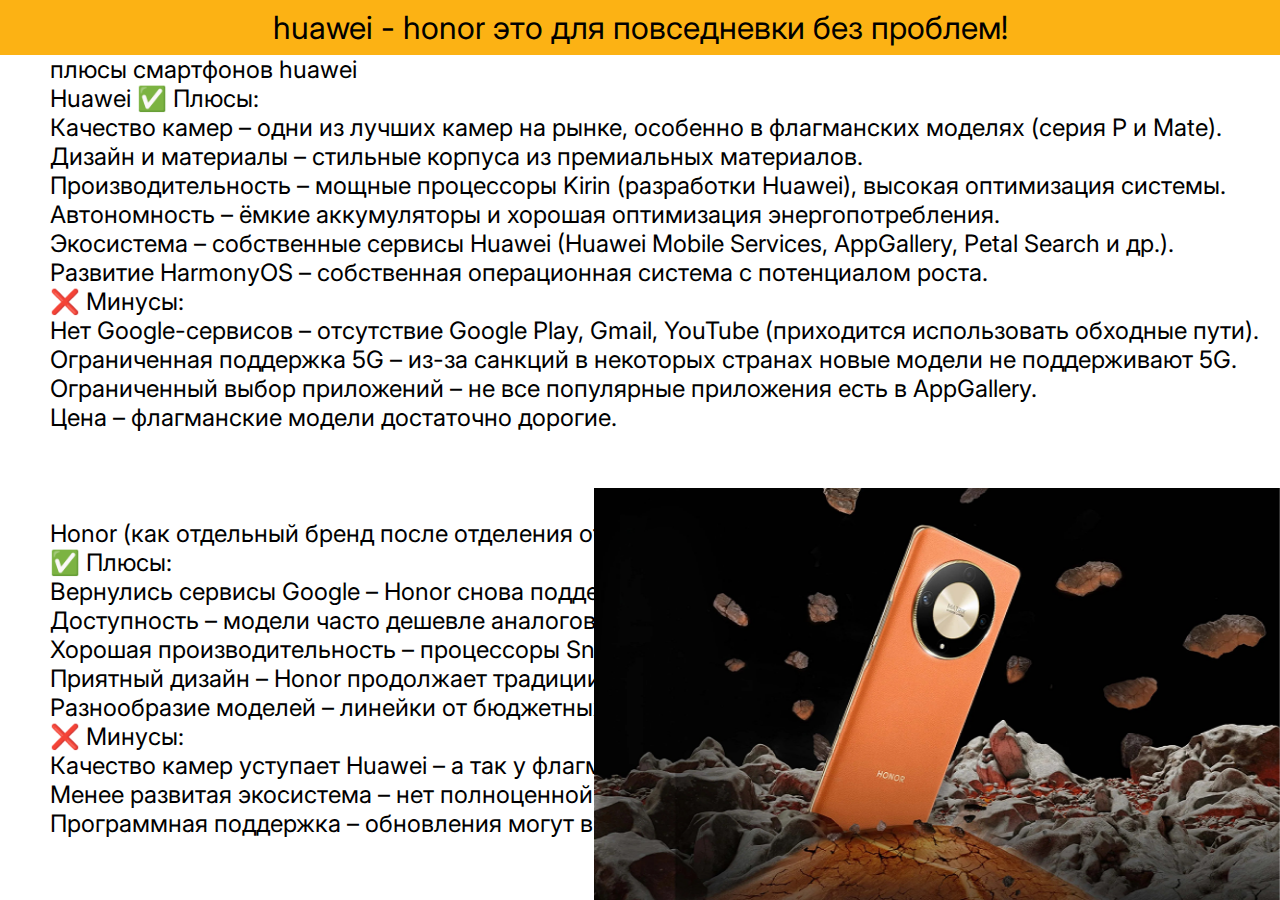
<file: huawei.html>
<!DOCTYPE html>
<html lang="ru">
<head>
    <meta charset="UTF-8">
    <meta name="viewport" content="width=device-width, initial-scale=1.0">
    <link href="https://fonts.googleapis.com/css?family=Inter:100,200,300,regular,500,600,700,800,900,100italic,200italic,300italic,italic,500italic,600italic,700italic,800italic,900italic" rel="stylesheet" />
    <title>huawei</title>
    <style>
        *{
            padding: 0;
            margin: 0;
            font-family: 'Inter', sans-serif;
        }
        .header{
            text-align: center;
            background-color: rgb(252, 178, 20);
            padding: 8px 0;
            font-size: 32px;
        }
        .information{
            text-align: left;
            font-size: 24px;
            margin-left: 50px;
            
            
        }
        .from-me{
            font-size: 32px;
            margin-top: 50px;
            margin-left: 50px;
            left: 1304px;
            top: 117px;
        }
        .image{
            position: fixed;
            bottom: 0;
            right: 0;
            width: 686px;
            height: 412px;
            margin-left: 2000px;
        }
        .reaction{
            position: absolute;
            left: 1300px; 
            top: 100px;  
            font-weight: 385;
            width: 500px;
            z-index: -1;


        }
    </style>
</head>
<body>
    <header class="header">
        huawei - honor это для повседневки без проблем!
    </header>
    <p class="information">плюсы смартфонов huawei<br>
        Huawei
✅ Плюсы:<br>
Качество камер – одни из лучших камер на рынке, особенно в флагманских моделях (серия P и Mate).<br>
Дизайн и материалы – стильные корпуса из премиальных материалов.<br>
Производительность – мощные процессоры Kirin (разработки Huawei), высокая оптимизация системы.<br>
Автономность – ёмкие аккумуляторы и хорошая оптимизация энергопотребления.<br>
Экосистема – собственные сервисы Huawei (Huawei Mobile Services, AppGallery, Petal Search и др.).<br>
Развитие HarmonyOS – собственная операционная система с потенциалом роста.<br>
❌ Минусы:<br>
Нет Google-сервисов – отсутствие Google Play, Gmail, YouTube (приходится использовать обходные пути).<br>
Ограниченная поддержка 5G – из-за санкций в некоторых странах новые модели не поддерживают 5G.<br>
Ограниченный выбор приложений – не все популярные приложения есть в AppGallery.<br>
Цена – флагманские модели достаточно дорогие.<br>
</p>
        <p class="information"><br><br><br>Honor (как отдельный бренд после отделения от Huawei)<br>
            ✅ Плюсы:<br>
            Вернулись сервисы Google – Honor снова поддерживает Google Play и тд.<br>
            Доступность – модели часто дешевле аналогов Huawei с похожими характеристиками.<br>
            Хорошая производительность – процессоры Snapdragon, и Mediatek в бюджетках<br>
            Приятный дизайн – Honor продолжает традиции Huawei, предлагая стильные корпуса.<br>
            Разнообразие моделей – линейки от бюджетных до флагманских <br>
            ❌ Минусы:<br>
            Качество камер уступает Huawei –  а так у флагманов хорошая оптика<br>
            Менее развитая экосистема – нет полноценной альтернативы Huawei Mobile Services.<br>
            Программная поддержка – обновления могут выходить реже<br>
        </p>
        <p class="from-me">

        </p>
    <img class="image" src="images/cm00pt1m4v40qhefshcg 1 (1).png" alt="аппарат">
    <img class="reaction" src="images/9cc1f35205d789ac6e1a7e5785e81b68 1.png" alt="ff">

</body>
</html>
</file>
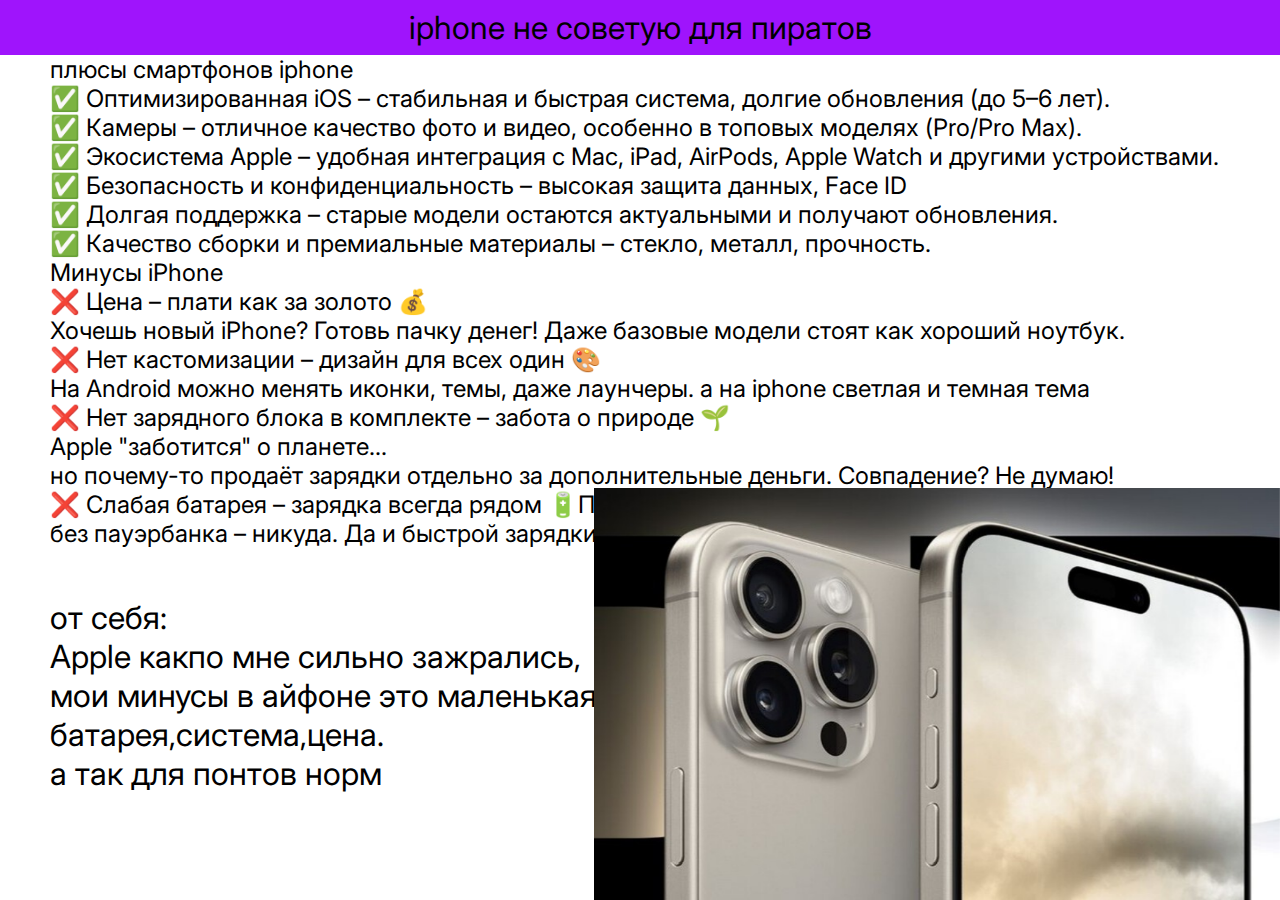
<file: iphone.html>
<!DOCTYPE html>
<html lang="ru">
<head>
    <meta charset="UTF-8">
    <meta name="viewport" content="width=device-width, initial-scale=1.0">
    <link href="https://fonts.googleapis.com/css?family=Inter:100,200,300,regular,500,600,700,800,900,100italic,200italic,300italic,italic,500italic,600italic,700italic,800italic,900italic" rel="stylesheet" />
    <title>сифончик</title>
    <style>
        *{
            padding: 0;
            margin: 0;
            font-family: 'Inter', sans-serif;
        }
        .header{
            text-align: center;
            background-color: rgb(159, 20, 252);
            padding: 8px 0;
            font-size: 32px;
        }
        .information{
            text-align: left;
            font-size: 24px;
            margin-left: 50px;
            
            
        }
        .from-me{
            font-size: 32px;
            margin-top: 50px;
            margin-left: 50px;
        }
        .image{
            position: fixed;
            bottom: 0;
            right: 0;
            width: 686px;
            height: 412px;
            margin-left: 2000px;
        }
        .reaction{
            position: absolute;
            left: 1300px; 
            top: 100px;  
            font-weight: 385;
            width: 500px;
            z-index: -1;


        }
    </style>
</head>
<body>
    <header class="header">
        iphone не советую для пиратов
    </header>
    <p class="information">плюсы смартфонов iphone<br>
    ✅ Оптимизированная iOS – стабильная и быстрая система, долгие обновления (до 5–6 лет).<br>
    ✅ Камеры – отличное качество фото и видео, особенно в топовых моделях (Pro/Pro Max).<br>
    ✅ Экосистема Apple – удобная интеграция с Mac, iPad, AirPods, Apple Watch и другими устройствами.<br>
    ✅ Безопасность и конфиденциальность – высокая защита данных, Face ID<br>
    ✅ Долгая поддержка – старые модели остаются актуальными и получают обновления. <br>
    ✅ Качество сборки и премиальные материалы – стекло, металл, прочность.<br>
    Минусы iPhone<br>
    ❌ Цена – плати как за золото 💰<br> Хочешь новый iPhone? Готовь пачку денег! Даже базовые модели стоят как хороший ноутбук.<br>
    ❌ Нет кастомизации – дизайн для всех один 🎨<br> На Android можно менять иконки, темы, даже лаунчеры. а на iphone светлая и темная тема<br>
    ❌ Нет зарядного блока в комплекте – забота о природе 🌱<br> Apple "заботится" о планете...<br>
    но почему-то продаёт зарядки отдельно за дополнительные деньги. Совпадение? Не думаю!<br>
    ❌ Слабая батарея – зарядка всегда рядом 🔋Пользователи iPhone знают: <br>
    без пауэрбанка – никуда. Да и быстрой зарядки нормальной нет, в отличие от Android-флагманов.</p>
        <p class="from-me">
            от себя: <br> 
            Apple какпо мне сильно зажрались,<br>
            мои минусы в айфоне это маленькая<br>
            батарея,система,цена.<br>
            а так для понтов норм<br>

        </p>
    <img class="image" src="images/840_560.jpeg" alt="аппарат">
    <img class="reaction" src="images/fdc91652cc7146db0dc87853b54f6435 1.png" alt="ff">

</body>
</html>
</file>
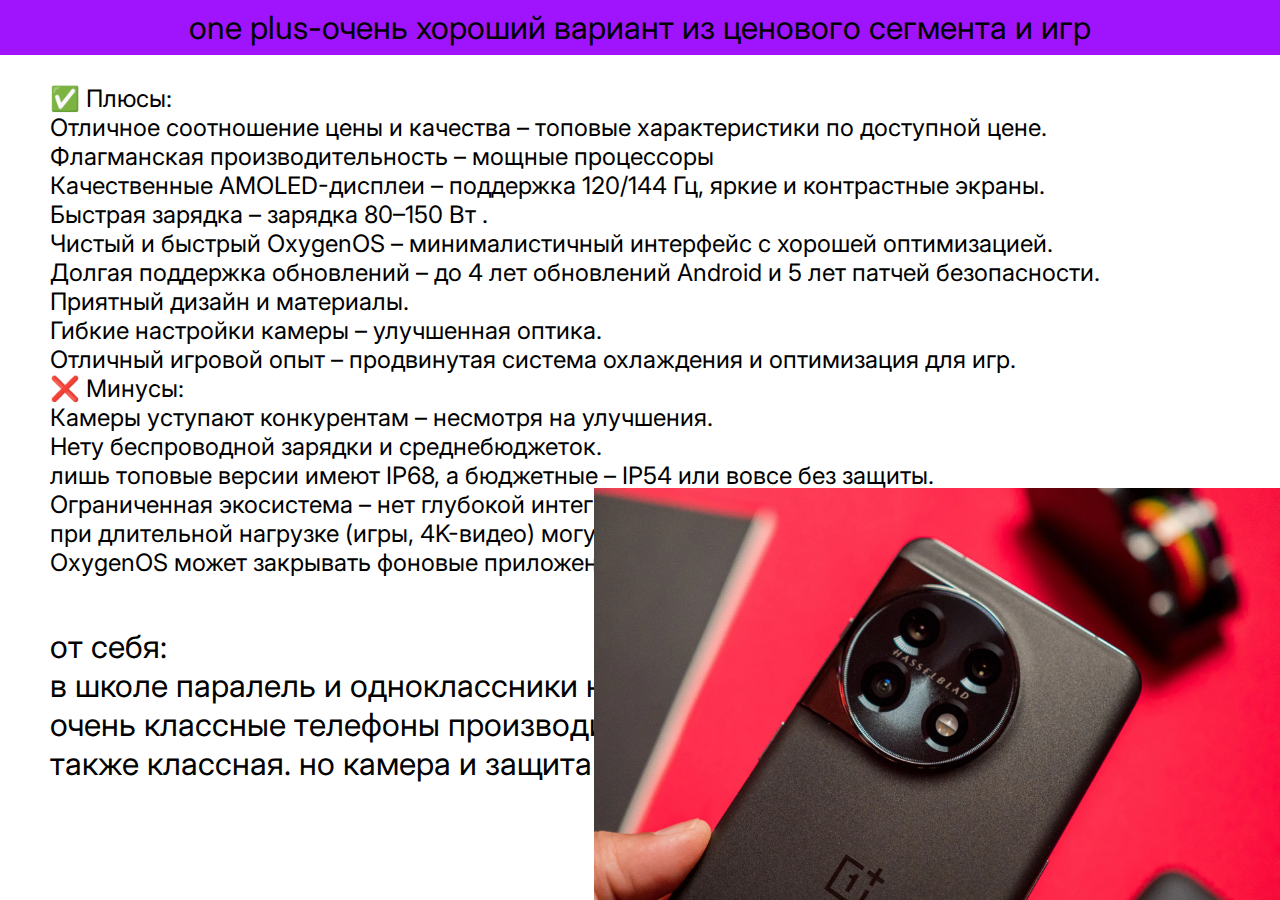
<file: oneplus.html>
<!DOCTYPE html>
<html lang="ru">
<head>
    <meta charset="UTF-8">
    <meta name="viewport" content="width=device-width, initial-scale=1.0">
    <link href="https://fonts.googleapis.com/css?family=Inter:100,200,300,regular,500,600,700,800,900,100italic,200italic,300italic,italic,500italic,600italic,700italic,800italic,900italic" rel="stylesheet" />
    <title>oneplusss</title>
    <style>
        *{
            padding: 0;
            margin: 0;
            font-family: 'Inter', sans-serif;
        }
        .header{
            text-align: center;
            background-color: rgb(159, 20, 252);
            padding: 8px 0;
            font-size: 32px;
        }
        .information{
            text-align: left;
            font-size: 24px;
            margin-left: 50px;
            
            
        }
        .from-me{
            font-size: 32px;
            margin-top: 50px;
            margin-left: 50px;
        }
        .image{
            position: fixed;
            bottom: 0;
            right: 0;
            width: 686px;
            height: 412px;
            margin-left: 2000px;
        }
        .reaction{
            position: absolute;
            left: 1300px; 
            top: 100px;  
            font-weight: 500px;
            width: 500px;
            weight: 500px;
            height: 500px;
            z-index: -1;


        }
    </style>
</head>
<body>
    <header class="header">
        one plus-очень хороший вариант из ценового сегмента и игр
    </header>
    <p class="information"><br>
        ✅ Плюсы:<br>
        Отличное соотношение цены и качества – топовые характеристики по доступной цене.<br>
        Флагманская производительность – мощные процессоры <br>
        Качественные AMOLED-дисплеи – поддержка 120/144 Гц, яркие и контрастные экраны.<br>
        Быстрая зарядка – зарядка 80–150 Вт .<br>
        Чистый и быстрый OxygenOS – минималистичный интерфейс с хорошей оптимизацией.<br>
        Долгая поддержка обновлений – до 4 лет обновлений Android и 5 лет патчей безопасности.<br>
        Приятный дизайн и материалы.<br>
        Гибкие настройки камеры – улучшенная оптика.<br>
        Отличный игровой опыт – продвинутая система охлаждения и оптимизация для игр.<br>
        ❌ Минусы:<br>
        Камеры уступают конкурентам – несмотря на улучшения.<br>
        Нету беспроводной зарядки и среднебюджеток.<br>
        лишь топовые версии имеют IP68, а бюджетные – IP54 или вовсе без защиты.<br>
        Ограниченная экосистема – нет глубокой интеграции с другими устройствами.<br>
        при длительной нагрузке (игры, 4K-видео) могут греться.(не все)<br>
        OxygenOS может закрывать фоновые приложения ради энергосбережения.<br>
        </p>
        <p class="from-me">
            от себя: <br> 
в школе паралель и одноклассники носят oneplus-<br> очень классные телефоны
производительность и батарея
<br> также классная.
но камера и защита от воды не впечатляет.

        </p>
    <img class="image" src="images/i (1).webp" alt="аппарат">
    <img class="reaction" src="images/maxresdefault 1.png" alt="ff">

</body>
</html>
</file>
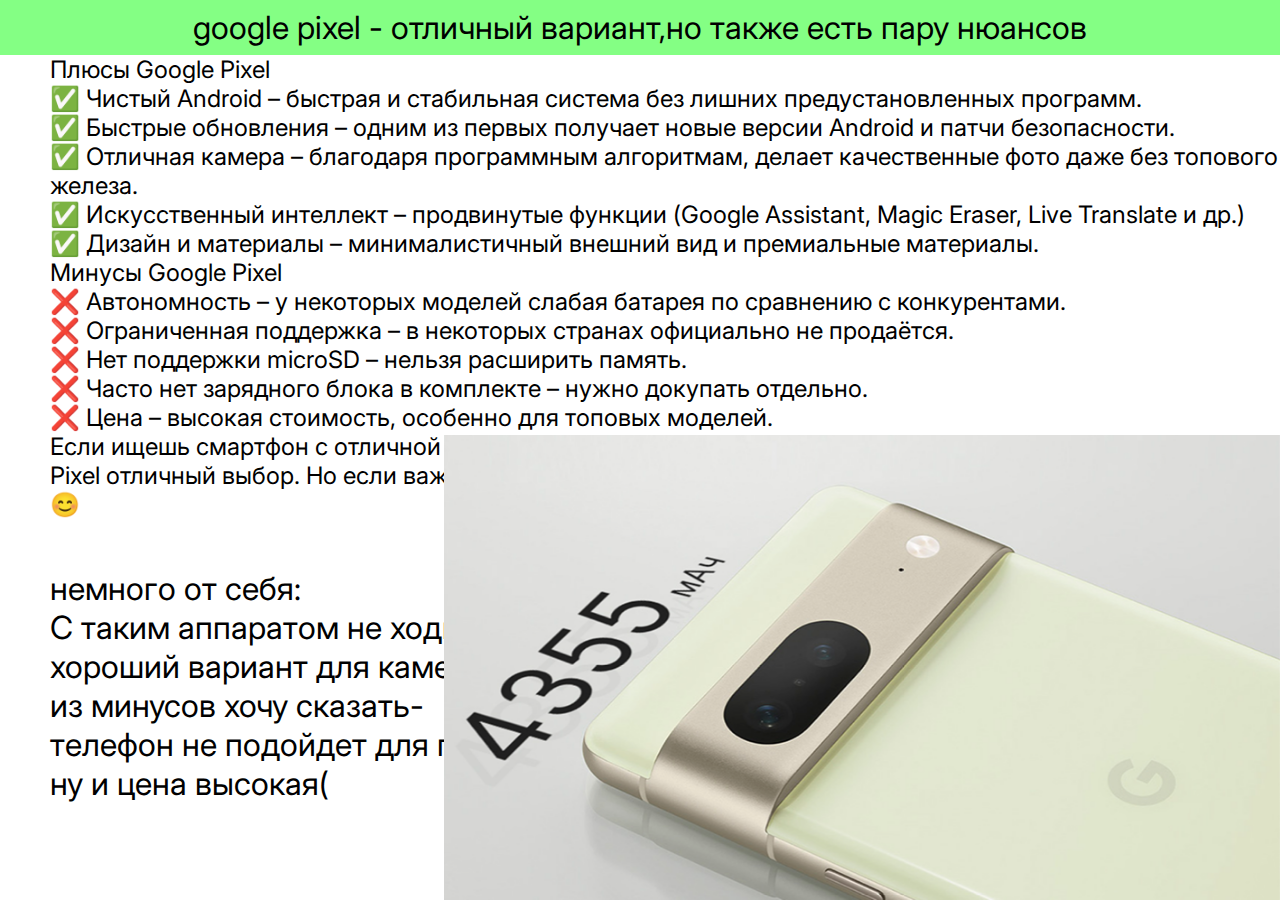
<file: pixel.html>
<!DOCTYPE html>
<html lang="ru">
<head>
    <meta charset="UTF-8">
    <meta name="viewport" content="width=device-width, initial-scale=1.0">
    <link href="https://fonts.googleapis.com/css?family=Inter:100,200,300,regular,500,600,700,800,900,100italic,200italic,300italic,italic,500italic,600italic,700italic,800italic,900italic" rel="stylesheet" />
    <title>pixel Уляля</title>
    <style>
        *{
            padding: 0;
            margin: 0;
            font-family: 'Inter', sans-serif;
        }
        .header{
            text-align: center;
            background-color: rgb(132, 255, 132);
            padding: 8px 0;
            font-size: 32px;
        }
        .information{
            text-align: left;
            font-size: 24px;
            margin-left: 50px;
            
        }
        .from-me{
            font-size: 32px;
            margin-top: 50px;
            margin-left: 50px;
        }
        .image{
            position: fixed;
            bottom: 0;
            right: 0;
            width: 836px;
            height: 465px;
            margin-left: 2000px;
        }
        .reaction{
            position: absolute;
            left: 1500px; 
            top: 135px;  
            font-weight: 385;
            width: 360px;
            height: 360px;

        }
    </style>
</head>
<body>
    <header class="header">
        google pixel - отличный вариант,но также есть пару нюансов
    </header>
    <p class="information">Плюсы Google Pixel<br>
        ✅ Чистый Android – быстрая и стабильная система без лишних предустановленных программ.<br>
        ✅ Быстрые обновления – одним из первых получает новые версии Android и патчи безопасности.<br>
        ✅ Отличная камера – благодаря программным алгоритмам, делает качественные фото даже без топового железа.<br>
        ✅ Искусственный интеллект – продвинутые функции (Google Assistant, Magic Eraser, Live Translate и др.)<br>
            ✅ Дизайн и материалы – минималистичный внешний вид и премиальные материалы.<br>
        Минусы Google Pixel<br>
        ❌ Автономность – у некоторых моделей слабая батарея по сравнению с конкурентами.<br>
        ❌ Ограниченная поддержка – в некоторых странах официально не продаётся.<br>
        ❌ Нет поддержки microSD – нельзя расширить память.<br>
        ❌ Часто нет зарядного блока в комплекте – нужно докупать отдельно.<br>
        ❌ Цена – высокая стоимость, особенно для топовых моделей.<br>
        Если ищешь смартфон с отличной камерой и быстрыми обновлениями –<br>
        Pixel отличный выбор. Но если важна автономность и универсальность, лучше рассмотреть альтернативы. 😊</p>
        <p class="from-me">
            немного от себя:<br>
            С таким аппаратом не ходил но думаю что это очень<br>
            хороший вариант для камерафона ,<br>
            из минусов хочу сказать-<br>
            телефон не подойдет для геймеров. <br>
            ну и цена высокая(
        </p>
    <img class="image" src="images/6_d31a9dcc903f02a55fe7a4fb0dc0e238 1 (2).png" alt="аппарат">
    <img class="reaction" src="images/7c4c9685485df35d323de22ded19d559.jpg" alt="ff">

</body>
</html>
</file>
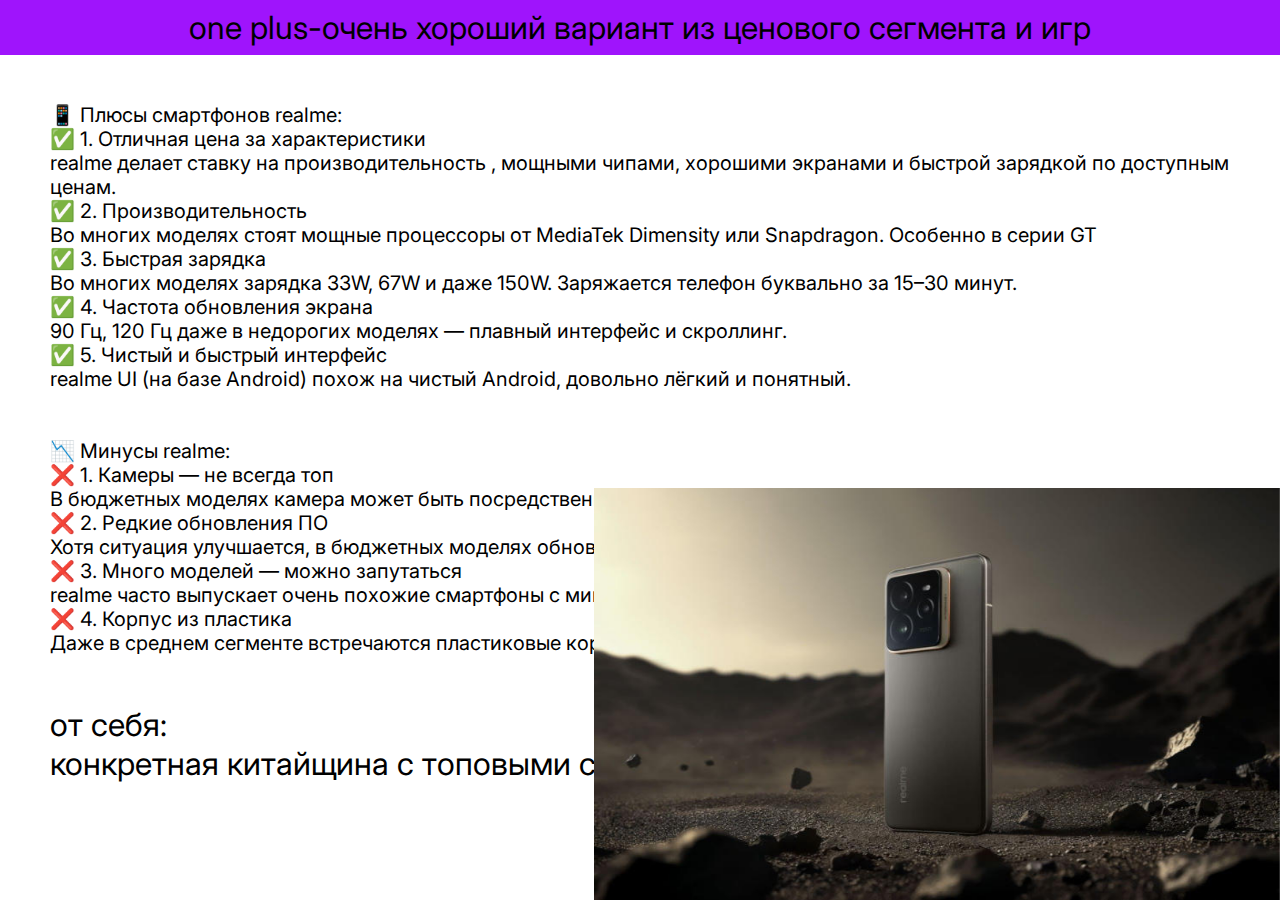
<file: realme.html>
<!DOCTYPE html>
<html lang="ru">
<head>
    <meta charset="UTF-8">
    <meta name="viewport" content="width=device-width, initial-scale=1.0">
    <link href="https://fonts.googleapis.com/css?family=Inter:100,200,300,regular,500,600,700,800,900,100italic,200italic,300italic,italic,500italic,600italic,700italic,800italic,900italic" rel="stylesheet" />
    <title>realmettxt</title>
    <style>
        *{
            padding: 0;
            margin: 0;
            font-family: 'Inter', sans-serif;
        }
        .header{
            text-align: center;
            background-color: rgb(159, 20, 252);
            padding: 8px 0;
            font-size: 32px;
        }
        .information{
            text-align: left;
            font-size: 20px;
            margin-left: 50px;
            
            
        }
        .from-me{
            font-size: 32px;
            margin-top: 50px;
            margin-left: 50px;
        }
        .image{
            position: fixed;
            bottom: 0;
            right: 0;
            width: 686px;
            height: 412px;
            margin-left: 2000px;
        }
        .reaction{
            position: absolute;
            left: 1300px; 
            top: 100px;  
            font-weight: 500px;
            width: 500px;
            weight: 500px;
            height: 500px;
            z-index: -1;


        }
    </style>
</head>
<body>
    <header class="header">
        one plus-очень хороший вариант из ценового сегмента и игр
    </header>
    <p class="information"><br>
        <br>
        📱 Плюсы смартфонов realme:<br>
        ✅ 1. Отличная цена за характеристики<br>
        realme делает ставку на производительность , мощными чипами, хорошими экранами и быстрой зарядкой по доступным ценам.<br>
        ✅ 2. Производительность<br>
        Во многих моделях стоят мощные процессоры от MediaTek Dimensity или Snapdragon. Особенно в серии GT<br>
        ✅ 3. Быстрая зарядка<br>
        Во многих моделях зарядка 33W, 67W и даже 150W. Заряжается телефон буквально за 15–30 минут.<br>
        ✅ 4. Частота обновления экрана<br>
        90 Гц, 120 Гц даже в недорогих моделях — плавный интерфейс и скроллинг.<br>
        ✅ 5. Чистый и быстрый интерфейс<br>
        realme UI (на базе Android) похож на чистый Android, довольно лёгкий и понятный.<br>
        <br><br>
        📉 Минусы realme:<br>
        ❌ 1. Камеры — не всегда топ<br>
        В бюджетных моделях камера может быть посредственной, несмотря на большое количество мегапикселей.<br>
        ❌ 2. Редкие обновления ПО<br>
        Хотя ситуация улучшается, в бюджетных моделях обновления могут приходить нечасто.<br>
        ❌ 3. Много моделей — можно запутаться<br>
        realme часто выпускает очень похожие смартфоны с минимальными отличиями (например, realme 11x, 11i, 11 Pro+)<br>
        ❌ 4. Корпус из пластика<br>
        Даже в среднем сегменте встречаются пластиковые корпуса, которые царапаются или выглядят не так премиально.<br>
        </p>
        <p class="from-me">
            от себя: <br> 
                конкретная китайщина с топовыми смартфонами


        </p>
    <img class="image" src="images/realme_2.jpg" alt="аппарат">
    <img class="reaction" src="images/9cc1f35205d789ac6e1a7e5785e81b68 1.png" alt="ff">

</body>
</html>
</file>
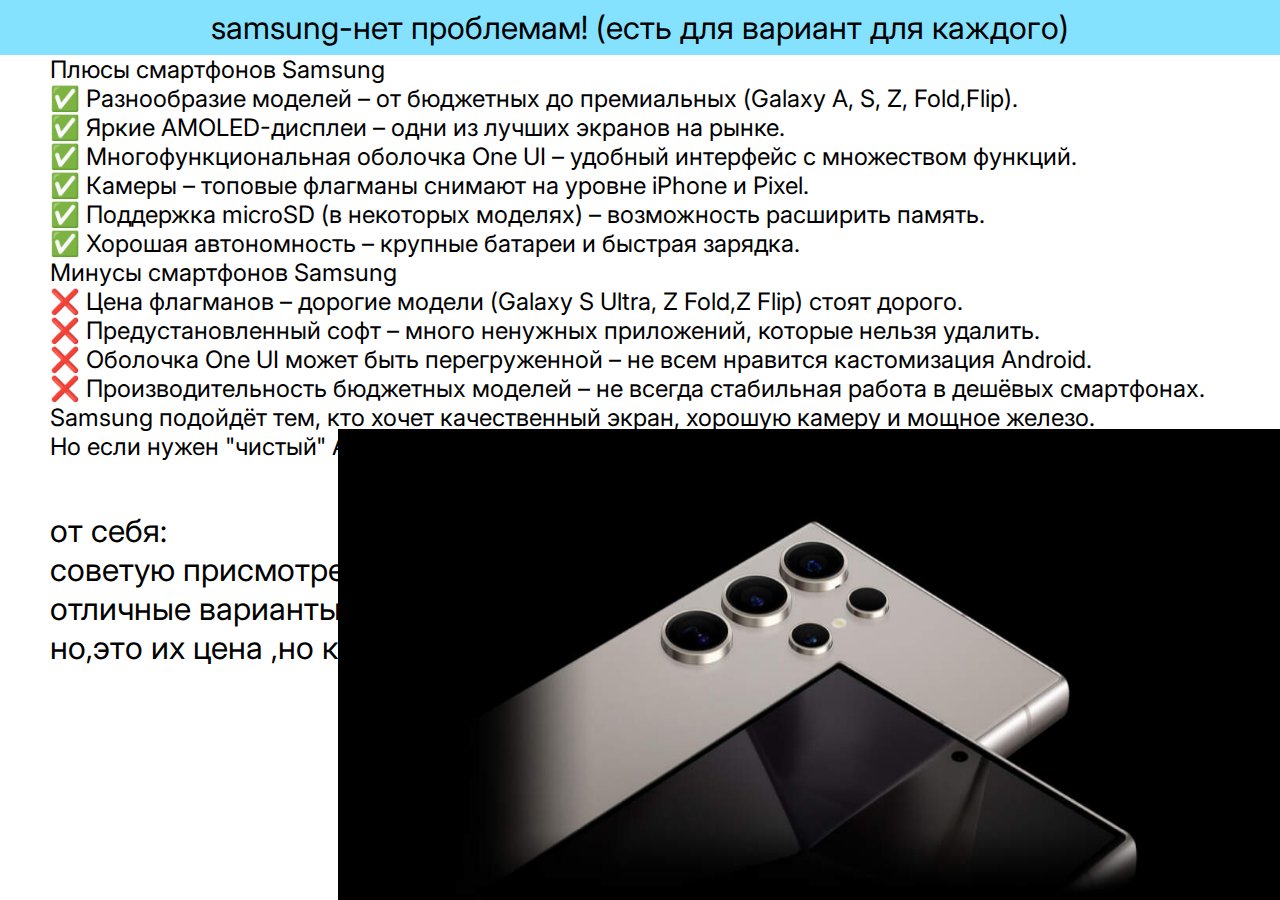
<file: samsung.html>
<!DOCTYPE html>
<html lang="ru">
<head>
    <meta charset="UTF-8">
    <meta name="viewport" content="width=device-width, initial-scale=1.0">
    <link href="https://fonts.googleapis.com/css?family=Inter:100,200,300,regular,500,600,700,800,900,100italic,200italic,300italic,italic,500italic,600italic,700italic,800italic,900italic" rel="stylesheet" />
    <title>самса уффф</title>
    <style>
        *{
            padding: 0;
            margin: 0;
            font-family: 'Inter', sans-serif;
        }
        .header{
            text-align: center;
            background-color: rgb(132, 226, 255);
            padding: 8px 0;
            font-size: 32px;
        }
        .information{
            text-align: left;
            font-size: 24px;
            margin-left: 50px;
            
            
        }
        .from-me{
            font-size: 32px;
            margin-top: 50px;
            margin-left: 50px;
        }
        .image{
            position: fixed;
            bottom: 0;
            right: 0;
            width: 942px;
            height: 471px;
            margin-left: 2000px;
        }
        .reaction{
            position: absolute;
            left: 1300px; 
            top: 135px;  
            font-weight: 385;
            width: 500px;
            z-index: -1;


        }
    </style>
</head>
<body>
    <header class="header">
        samsung-нет проблемам! (есть для вариант для каждого)
    </header>
    <p class="information">Плюсы смартфонов Samsung<br>
        ✅ Разнообразие моделей – от бюджетных до премиальных (Galaxy A, S, Z, Fold,Flip).<br>
        ✅ Яркие AMOLED-дисплеи – одни из лучших экранов на рынке. <br>
        ✅ Многофункциональная оболочка One UI – удобный интерфейс с множеством функций. <br>
        ✅ Камеры – топовые флагманы снимают на уровне iPhone и Pixel. <br>
        ✅ Поддержка microSD (в некоторых моделях) – возможность расширить память. <br>
        ✅ Хорошая автономность – крупные батареи и быстрая зарядка.<br>
        Минусы смартфонов Samsung<br>
        ❌ Цена флагманов – дорогие модели (Galaxy S Ultra, Z Fold,Z Flip) стоят дорого.<br>
        ❌ Предустановленный софт – много ненужных приложений, которые нельзя удалить. <br>
        ❌ Оболочка One UI может быть перегруженной – не всем нравится кастомизация Android. <br>
        ❌ Производительность бюджетных моделей – не всегда стабильная работа в дешёвых смартфонах.<br>
        Samsung подойдёт тем, кто хочет качественный экран, хорошую камеру и мощное железо.<br>
         Но если нужен "чистый" Android или доступная цена – есть альтернативы. 😊</p>
        <p class="from-me">
            от себя: <br> 
            советую присмотреться к самсунге т.к. это <br>
            отличные варианты для много функционалаединственное <br> 
            но,это их цена ,но качество того стоит!
        </p>
    <img class="image" src="images/Samsung-Galaxy-S24-Ultra-8.jpg" alt="аппарат">
    <img class="reaction" src="images/maxresdefault 1.png" alt="ff">

</body>
</html>
</file>
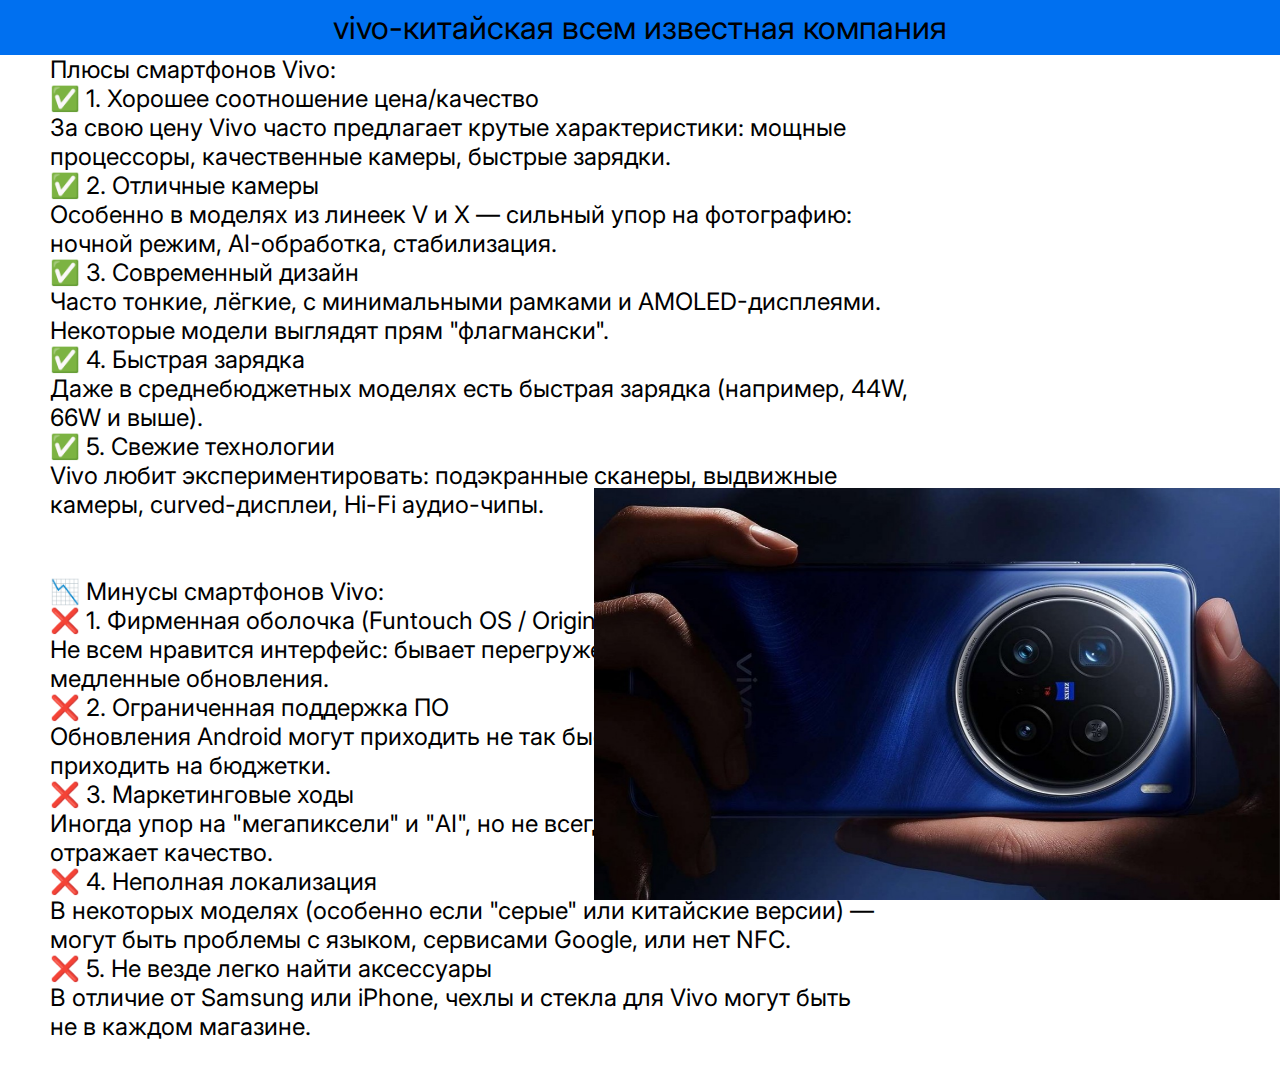
<file: vivo.html>
<!DOCTYPE html>
<html lang="ru">
<head>
    <meta charset="UTF-8">
    <meta name="viewport" content="width=device-width, initial-scale=1.0">
    <link href="https://fonts.googleapis.com/css?family=Inter:100,200,300,regular,500,600,700,800,900,100italic,200italic,300italic,italic,500italic,600italic,700italic,800italic,900italic" rel="stylesheet" />
    <title>сифончик</title>
    <style>
        *{
            padding: 0;
            margin: 0;
            font-family: 'Inter', sans-serif;
        }
        .header{
            text-align: center;
            background-color: rgb(0, 112, 240);
            padding: 8px 0;
            font-size: 32px;
        }
        .information{
            text-align: left;
            font-size: 24px;
            margin-left: 50px;
            
            
        }
        .from-me{
            font-size: 32px;
            margin-top: 50px;
            margin-left: 50px;
        }
        .image{
            position: fixed;
            bottom: 0;
            right: 0;
            width: 686px;
            height: 412px;
            margin-left: 2000px;
        }
        .reaction{
            position: absolute;
            left: 1300px; 
            top: 100px;  
            font-weight: 385;
            width: 500px;
            z-index: -1;


        }
    </style>
</head>
<body>
    <header class="header">
        vivo-китайская всем известная компания
    </header>
    <p class="information"> Плюсы смартфонов Vivo:<br>
        ✅ 1. Хорошее соотношение цена/качество<br> 
            За свою цену Vivo часто предлагает крутые характеристики: мощные<br>  процессоры, качественные камеры, быстрые зарядки.<br> 
        ✅ 2. Отличные камеры<br> 
            Особенно в моделях из линеек V и X — сильный упор на фотографию:<br>  ночной режим, AI-обработка, стабилизация.<br> 
        ✅ 3. Современный дизайн<br> 
            Часто тонкие, лёгкие, с минимальными рамками и AMOLED-дисплеями.<br>  Некоторые модели выглядят прям "флагмански".<br> 
        ✅ 4. Быстрая зарядка<br> 
            Даже в среднебюджетных моделях есть быстрая зарядка (например, 44W,<br>  66W и выше).<br> 
        ✅ 5. Свежие технологии<br> 
            Vivo любит экспериментировать: подэкранные сканеры, выдвижные<br>  камеры, curved-дисплеи, Hi-Fi аудио-чипы.<br> 
            <br> 
            <br> 
        📉 Минусы смартфонов Vivo:<br> 
        ❌ 1. Фирменная оболочка (Funtouch OS / OriginOS)<br> 
            Не всем нравится интерфейс: бывает перегружен, есть баги, иногда<br>  медленные обновления.<br> 
        ❌ 2. Ограниченная поддержка ПО<br> 
            Обновления Android могут приходить не так быстро или вовсе не<br>  приходить на бюджетки.<br> 
        ❌ 3. Маркетинговые ходы<br> 
            Иногда упор на "мегапиксели" и "AI", но не всегда это реально<br>  отражает качество.<br> 
        ❌ 4. Неполная локализация<br> 
            В некоторых моделях (особенно если "серые" или китайские версии) — <br> могут быть проблемы с языком, сервисами Google, или нет NFC.<br> 
        ❌ 5. Не везде легко найти аксессуары<br> 
            В отличие от Samsung или iPhone, чехлы и стекла для Vivo могут быть <br> не в каждом магазине.<br> 

        <p class="from-me">
            

        </p>
    <img class="image" src="images/gsmarena_009.jpg" alt="аппарат">
    <img class="reaction" src="images/maxresdefault 1.png" alt="ff">

</body>
</html>
</file>
